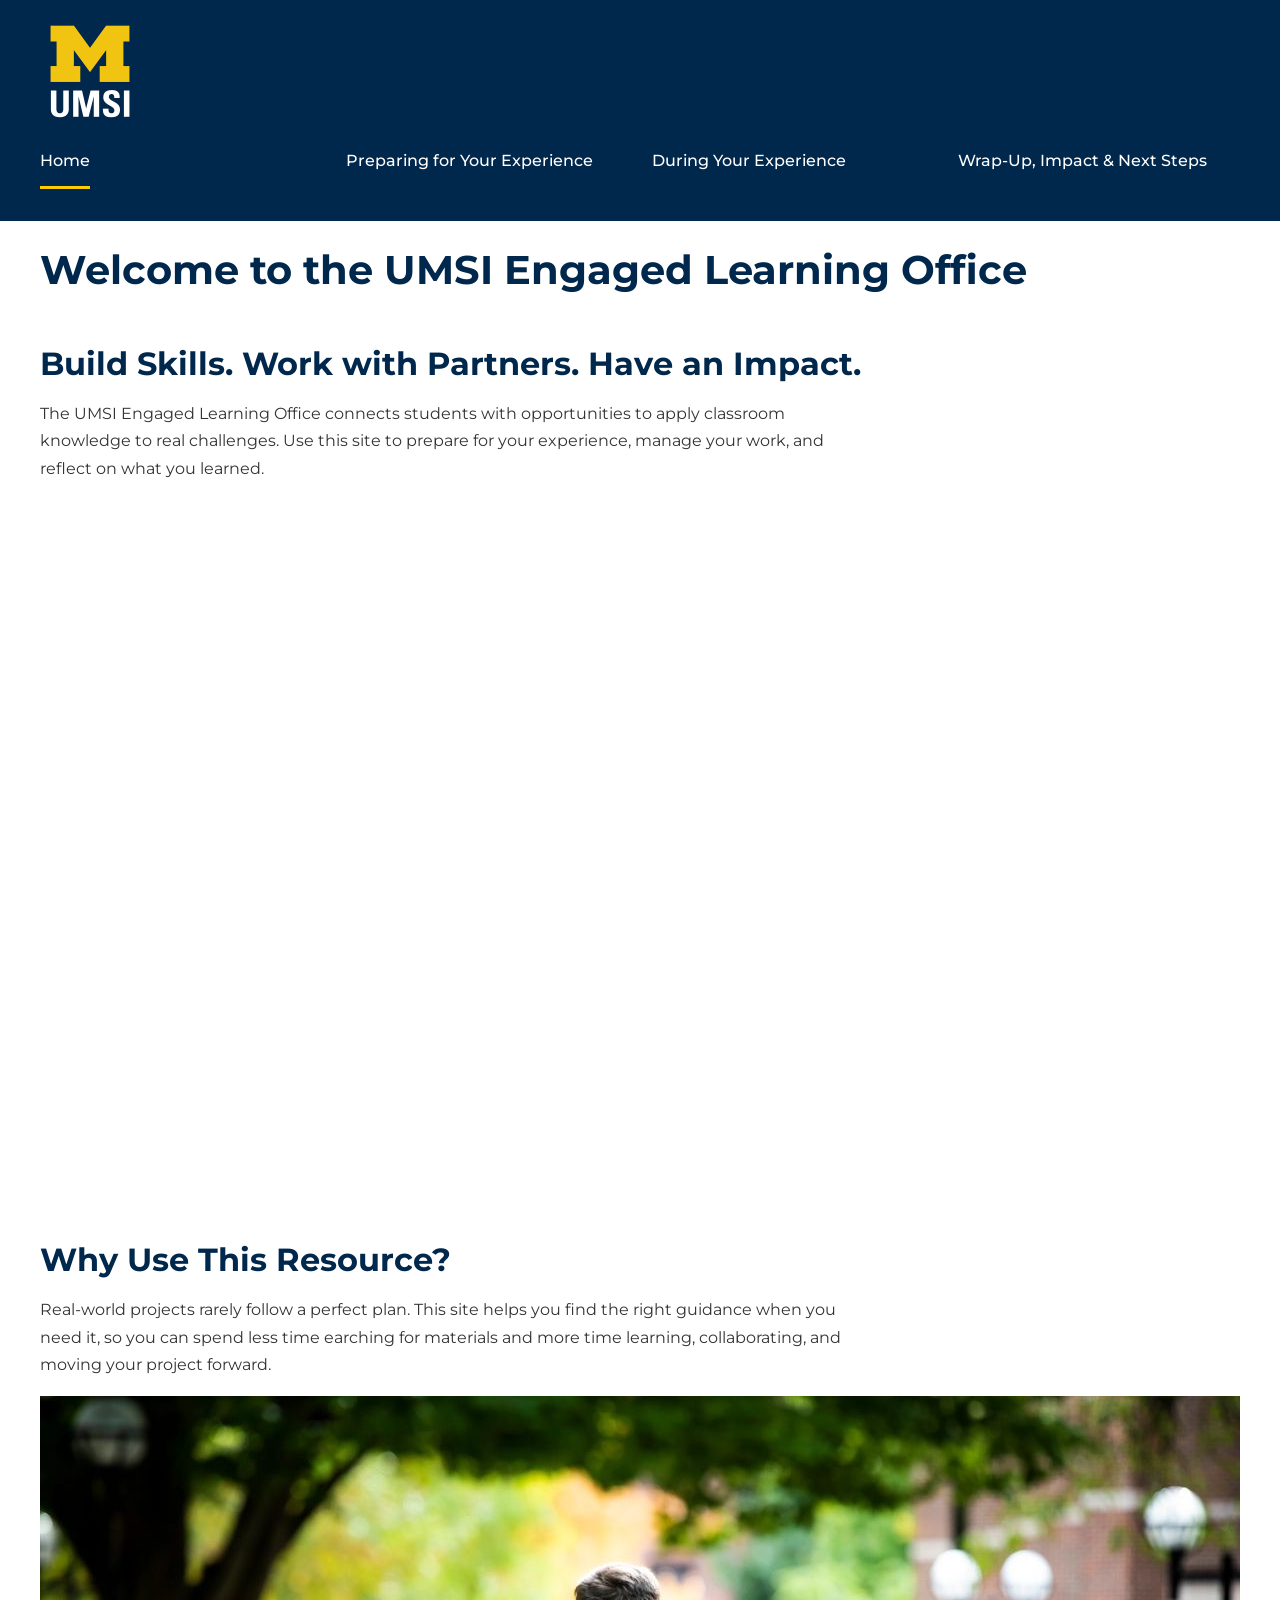
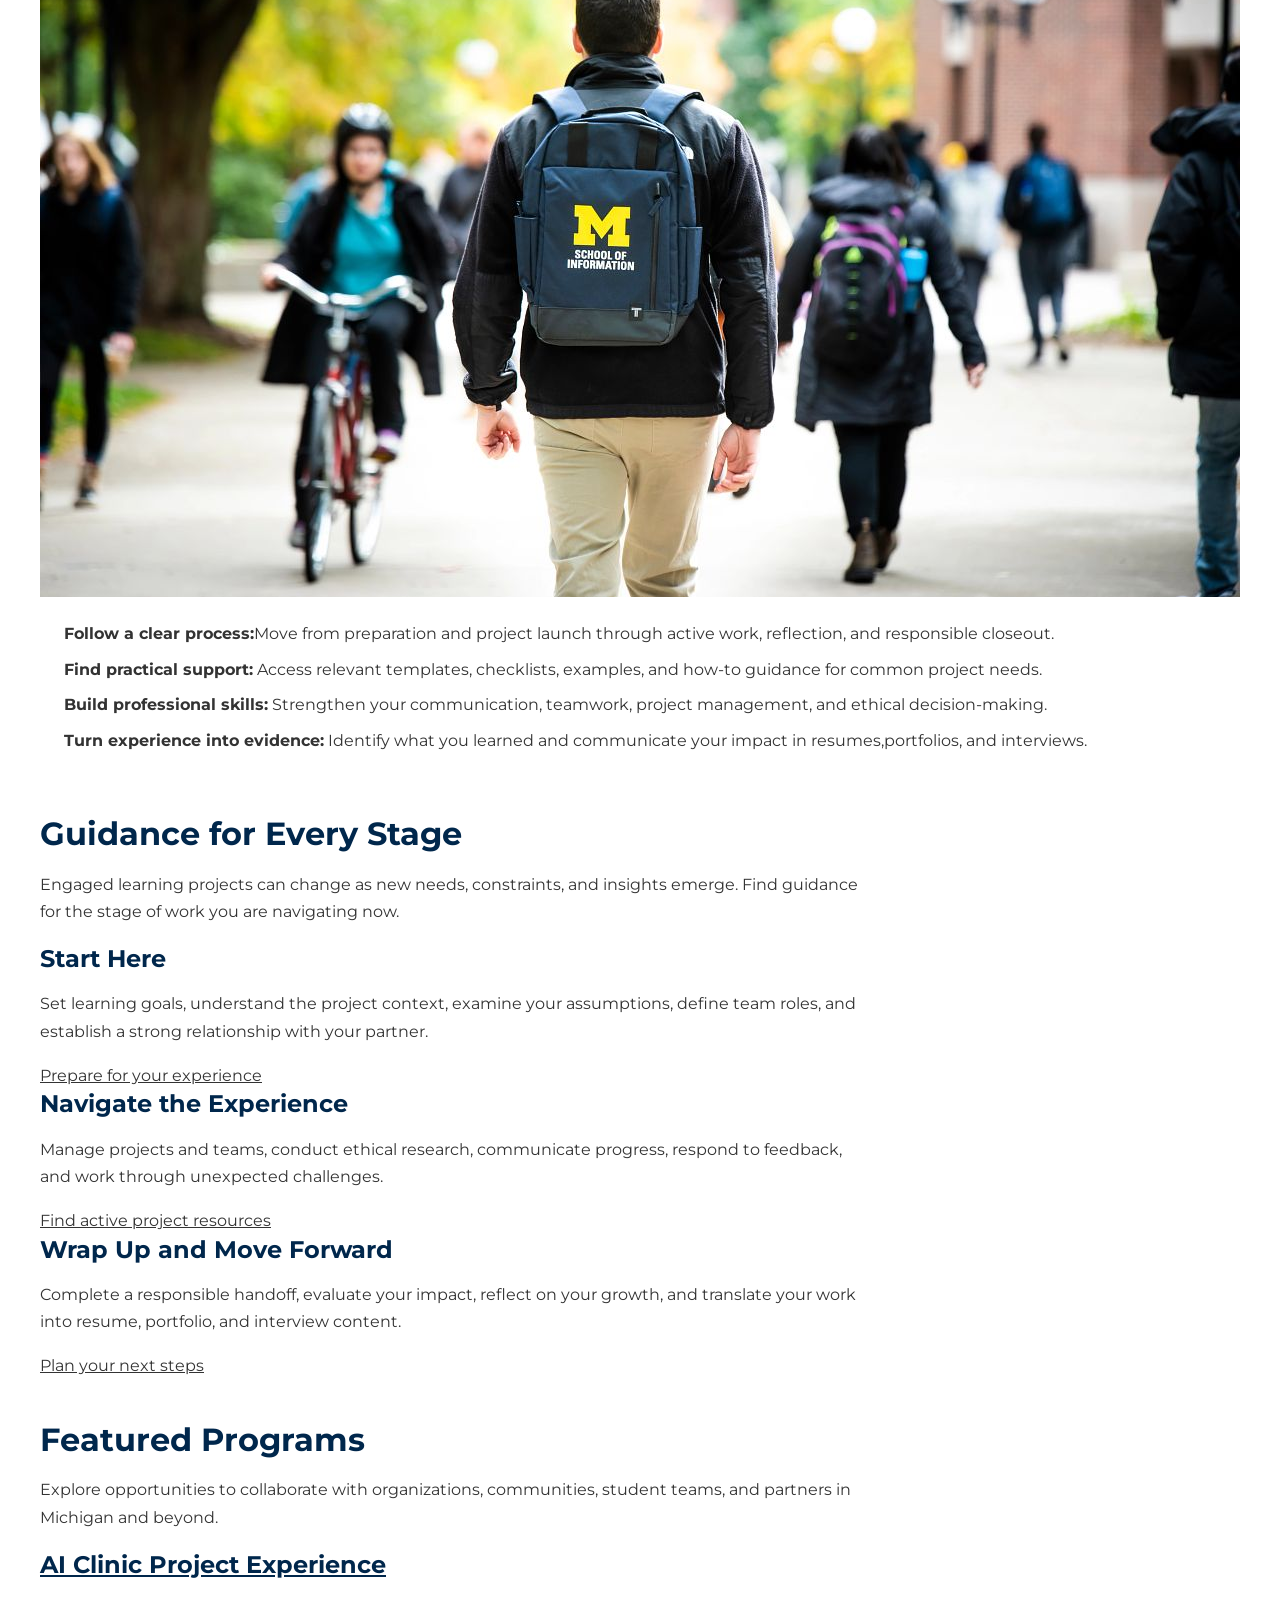
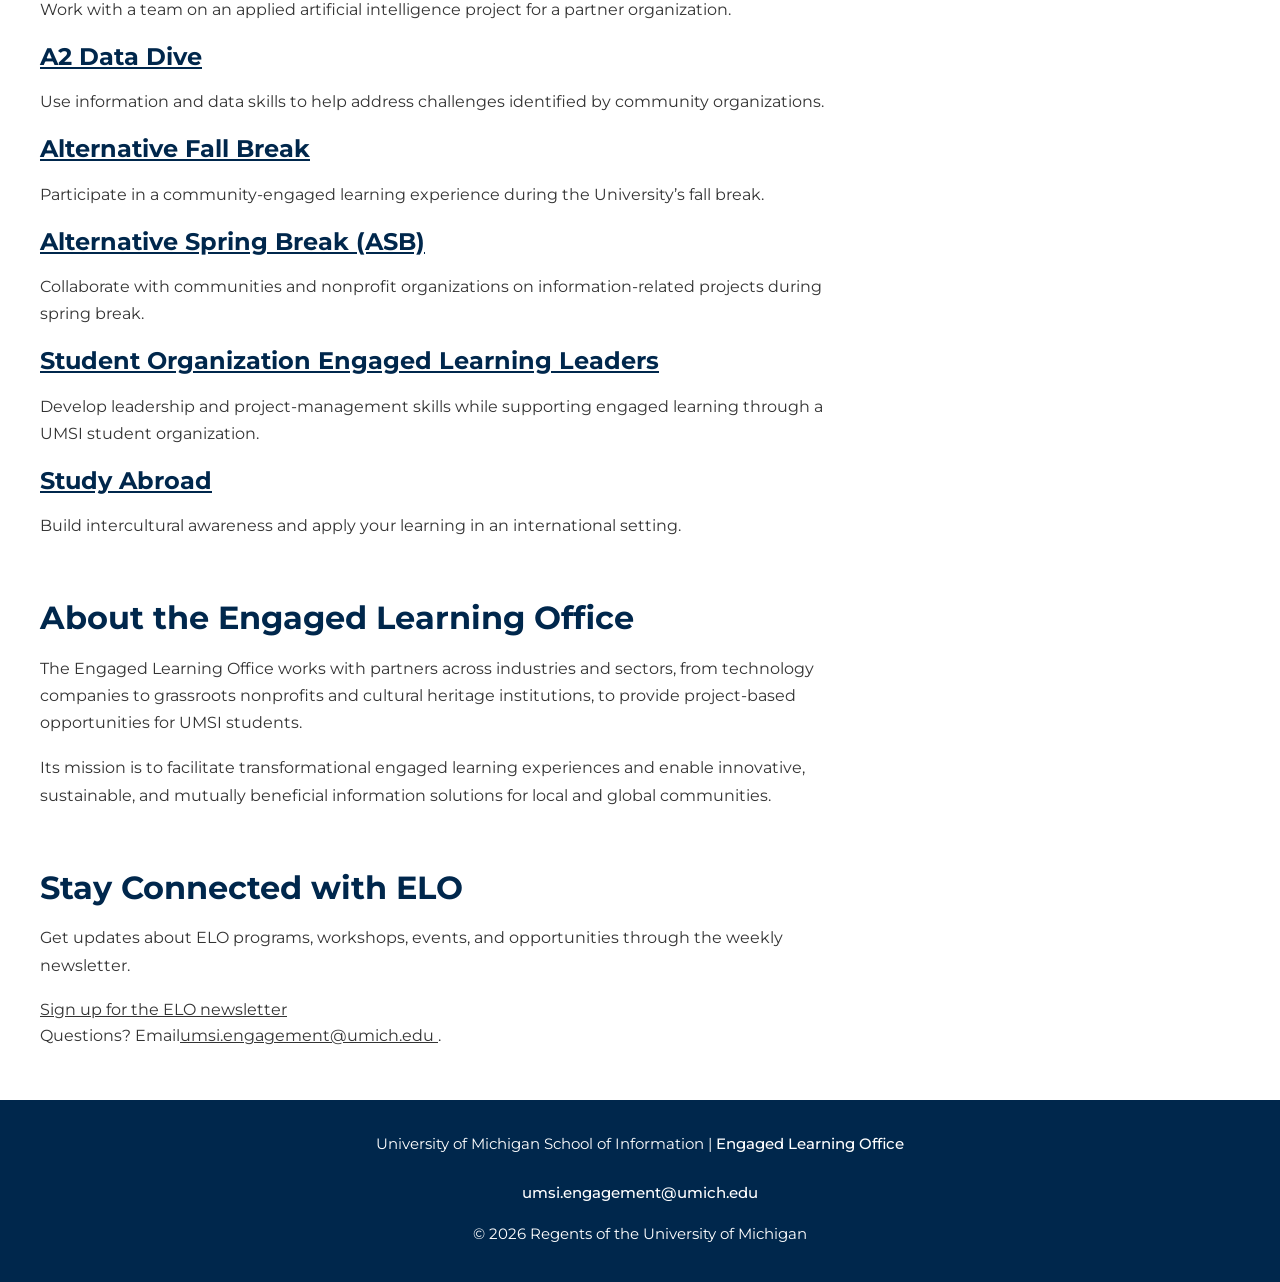
<file: index.html>
<!DOCTYPE html>
<html lang="en">
<head>
    <meta charset="UTF-8">
    <meta name="viewport" content="width=device-width, initial-scale=1.0">
    <title>Engaged Learning Resources | UMSI</title>

    <link rel="stylesheet" href="css/html5reset.css">
    <link rel="stylesheet" href="css/style.css">

</head>
<body>
    <a class="skip-link" href="#main">Skip to Main Content</a>
    <header>
        <img src="images/UMSI_signature_vertical_informal_solidblue.jpg" alt="UMSI Logo">
        <nav>
            <ul>
                <li><a href="index.html" aria-current="page">Home</a></li>
                <li><a href = "prep.html">Preparing for Your Experience</a></li>
                <li><a href= "during.html">During Your Experience</a></li>
                <li><a href= "impact.html">Wrap-Up, Impact & Next Steps</a></li>
            </ul>
        </nav>
    <h1>Welcome to the UMSI Engaged Learning Office</h1>

    </header>
    <main id="main" tabindex="-1">
    <section>
      <h2>Build Skills. Work with Partners. Have an Impact.</h2>
      <p>
       The UMSI Engaged Learning Office connects students with opportunities to apply classroom knowledge to real challenges. Use this site to prepare for your experience, manage your work, and reflect on what you learned.
      </p>

      <iframe width="560px" height="315px" src="https://www.youtube.com/embed/81ZO9RfIJEQ?si=tBp82YWZMl1u7CVS" title="YouTube video player" frameborder="0" allow="accelerometer; autoplay; clipboard-write; encrypted-media; gyroscope; picture-in-picture; web-share" referrerpolicy="strict-origin-when-cross-origin" allowfullscreen></iframe>
         <!-- Note: this iframe might cause an Axe ARIA error - that's not on you that's on YouTube! -->
    </section>

<section>
    <h2>Why Use This Resource?</h2>

    <p>Real-world projects rarely follow a perfect plan. This site helps you find the right guidance when you need it, so you can spend less time earching for materials and more time learning, collaborating, and moving your project forward.
    </p>
        <img src="images/UMSI_CampusFall_UMSIBackpack_02.jpg" alt="A student wears a UMSI backpack in fall on the drag.">
    <ul>
        <li><strong>Follow a clear process:</strong>Move from preparation and project launch through active work, reflection, and responsible closeout.</li>
        <li><strong>Find practical support:</strong> Access relevant templates, checklists, examples, and how-to guidance for common project needs.</li>
        <li><strong>Build professional skills:</strong> Strengthen your communication, teamwork, project management, and ethical decision-making.</li>
        <li><strong>Turn experience into evidence:</strong> Identify what you learned and communicate your impact in resumes,portfolios, and interviews.</li>
    </ul>
</section>

 <section>
    <h2>Guidance for Every Stage</h2>
    <p>Engaged learning projects can change as new needs, constraints, and insights emerge. Find guidance for the stage of work you are navigating <srong>now.</strong></p>
    <article>
      <h3>Start Here</h3>
      <p>Set learning goals, understand the project context, examine your assumptions, define team roles, and establish a strong relationship with your partner.</p>
      <a href="prep.html">Prepare for your experience</a>
    </article>

    <article>
      <h3>Navigate the Experience</h3>
      <p>Manage projects and teams, conduct ethical research, communicate progress, respond to feedback, and work through unexpected challenges.</p>
      <a href="">Find active project resources</a>
    </article>

    <article>
      <h3>Wrap Up and Move Forward</h3>
      <p>Complete a responsible handoff, evaluate your impact, reflect on your growth, and translate your work into resume, portfolio, and interview content.</p>
      <a href="">Plan your next steps</a>
    </article>
  </section>

   <section>
    <h2>Featured Programs</h2>
    <p>Explore opportunities to collaborate with organizations, communities, student teams, and partners in Michigan and beyond.</p>
    <article>
    <h3><a href="https://mcompass.umich.edu/_portal/tds-program-brochure?programid=12810">AI Clinic Project Experience</a></h3>
    <p>Work with a team on an applied artificial intelligence project for a partner organization.</p>
    </article>

    <article>
    <h3><a href="https://mcompass.umich.edu/_portal/tds-program-brochure?programid=12556">A2 Data Dive</a></h3>
    <p>Use information and data skills to help address challenges identified by community organizations.</p>
    </article>

     <article>
      <h3><a href="https://mcompass.umich.edu/_portal/tds-program-brochure?programid=11297">Alternative Fall Break</a></h3>
      <p>Participate in a community-engaged learning experience during the University’s fall break.</p>
    </article>

    <article>
      <h3><a href="https://mcompass.umich.edu/_portal/tds-program-brochure?programid=10621">Alternative Spring Break (ASB)</a></h3>
       <p>Collaborate with communities and nonprofit organizations on information-related projects during spring break.</p>
    </article>

    <article>
      <h3><a href="https://mcompass.umich.edu/_portal/tds-program-brochure?programid=12294">Student Organization Engaged Learning Leaders</a></h3>
       <p>Develop leadership and project-management skills while supporting engaged learning through a UMSI student organization.</p>
    </article>

    <article>
      <h3><a href="https://www.si.umich.edu/student-life/study-abroad">Study Abroad</a></h3>
      <p>Build intercultural awareness and apply your learning in an international setting. </p>
    </article>
   </section>
  <section>
    <h2>About the Engaged Learning Office</h2>
    <p>The Engaged Learning Office works with partners across industries and sectors, from technology companies to grassroots nonprofits and cultural heritage institutions, to provide project-based opportunities for UMSI students.</p>
    <p>Its mission is to facilitate transformational engaged learning experiences and enable innovative, sustainable, and mutually beneficial information solutions for local and global communities.</p>
  </section>
  <aside>
    <h2>Stay Connected with ELO</h2>
    <p>Get updates about ELO programs, workshops, events, and opportunities through the weekly newsletter.</p>
    <div>
       <a href="https://umsi.info/elo-newsletter"> Sign up for the ELO newsletter</a>
    </div>
    <p>Questions? Email<a href="mailto:umsi.engagement@umich.edu">umsi.engagement@umich.edu </a>.</p>
  </aside>


        <!-- Content taken & modified from UMGPT with the prompt, "Write me a webpage of intro content to help meet the following requirements - this is for the home page": and then pasted in the client objectives & project requirements"
        UMGPT. (2026). UMGPT ( GPT-5.6 Sol September 7th version) [Large language model]. -->
    </main>
    <footer>
        <p>University of Michigan School of Information | <a href="https://www.si.umich.edu/programs/engaged-learning/about-engaged-learning-office">Engaged Learning Office </a></p>
      <address>
        <a href="mailto:umsi.engagement@umich.edu">umsi.engagement@umich.edu</a>
      </address>
      <p>&copy; 2026 Regents of the University of Michigan</p>
    </footer>
</body>
</html>
</file>
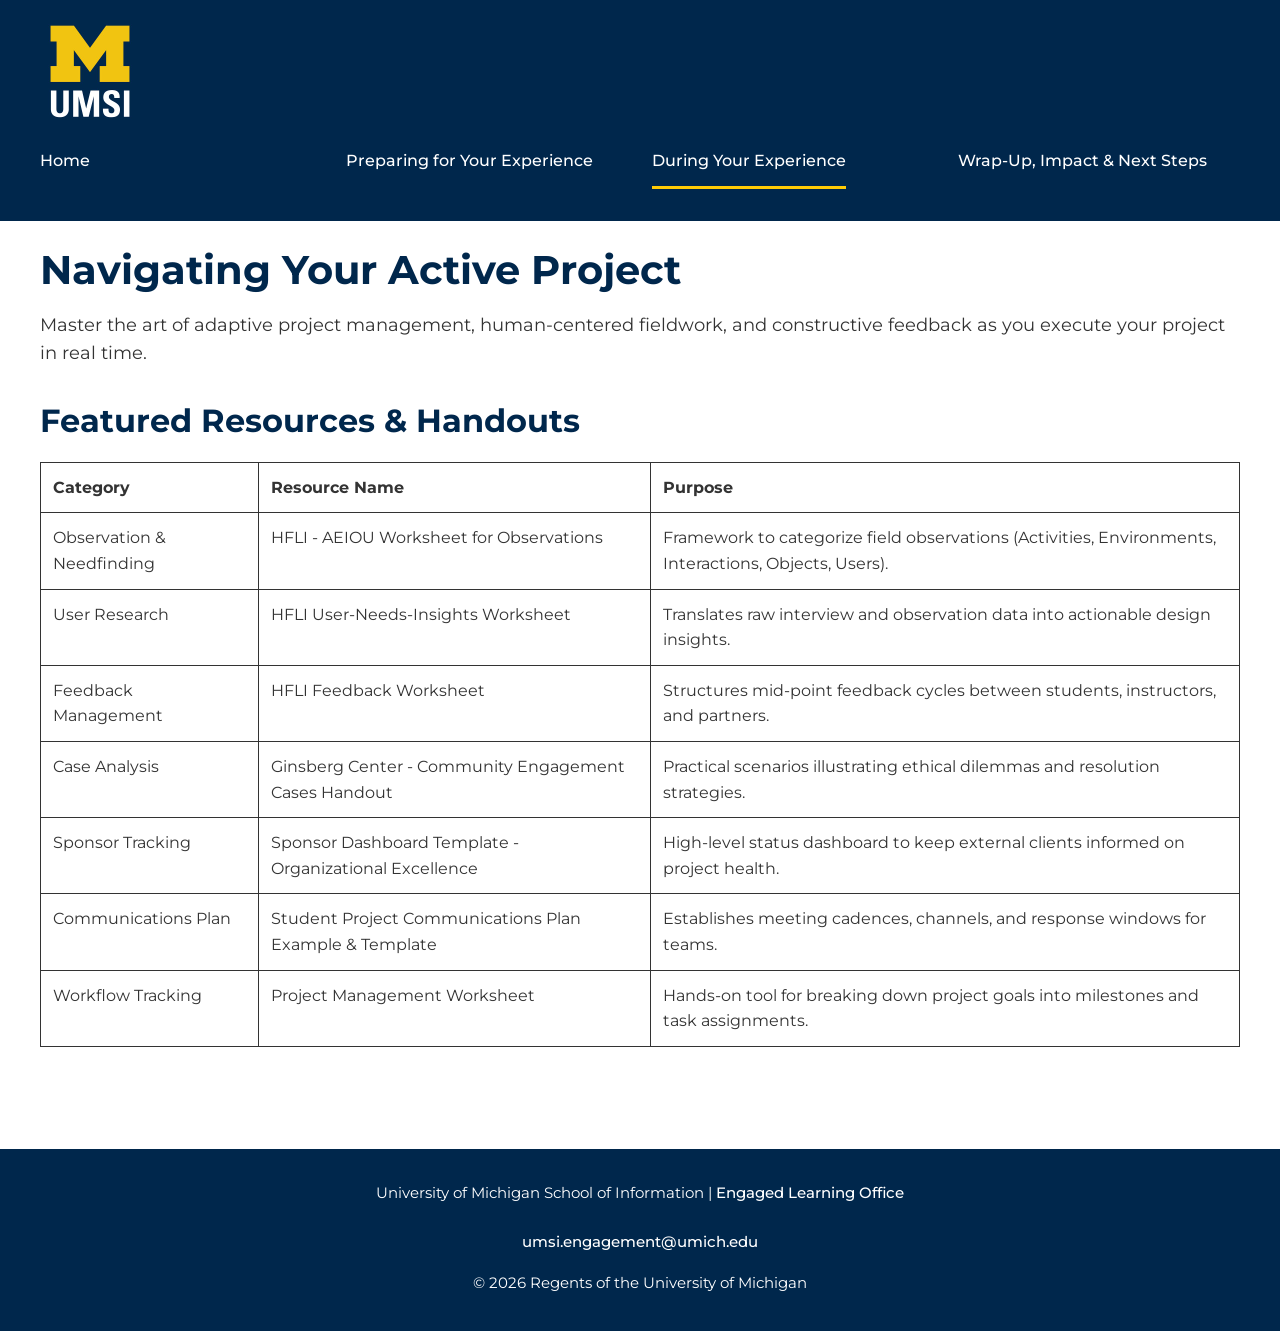
<file: during.html>
<!DOCTYPE html>
<html lang="en">

<head>
  <meta charset="UTF-8">
  <meta name="viewport" content="width=device-width, initial-scale=1.0">
  <title>Engaged Learning Resources | UMSI</title>

  <link rel="stylesheet" href="css/html5reset.css">
  <link rel="stylesheet" href="css/style.css">

</head>

<body>

  <a class="skip-link" href="#main">Skip to Main Content</a>
  <header>
    <img src="images/UMSI_signature_vertical_informal_solidblue.jpg" alt="UMSI Logo">
    <nav>
      <ul>
        <li><a href="index.html">Home</a></li>
        <li><a href="prep.html">Preparing for Your Experience</a></li>
        <li><a href="during.html" aria-current="page">During Your Experience</a></li>
        <li><a href="impact.html">Wrap-Up, Impact & Next Steps</a></li>
      </ul>
    </nav>

    <h1>Navigating Your Active Project</h1>
    <p>Master the art of adaptive project management, human-centered fieldwork, and constructive feedback as you execute
      your project in real time.</p>
  </header>
 <main id="main" tabindex="-1">

  <section>
    <h2 id="resources-heading">Featured Resources &amp; Handouts</h2>
  
    <div class="table-scroll" role="region" aria-labelledby="resources-heading" tabindex="0">
      <table>
        <thead>
          <tr>
            <th scope="col">Category</th>
            <th scope="col">Resource Name</th>
            <th scope="col">Purpose</th>
          </tr>
        </thead>
        <tbody>
          <tr>
            <td>Observation &amp; Needfinding</td>
            <td>HFLI - AEIOU Worksheet for Observations</td>
            <td>Framework to categorize field observations (Activities, Environments, Interactions, Objects, Users).</td>
          </tr>
          <tr>
            <td>User Research</td>
            <td>HFLI User-Needs-Insights Worksheet</td>
            <td>Translates raw interview and observation data into actionable design insights.</td>
          </tr>
          <tr>
            <td>Feedback Management</td>
            <td>HFLI Feedback Worksheet</td>
            <td>Structures mid-point feedback cycles between students, instructors, and partners.</td>
          </tr>
          <tr>
            <td>Case Analysis</td>
            <td>Ginsberg Center - Community Engagement Cases Handout</td>
            <td>Practical scenarios illustrating ethical dilemmas and resolution strategies.</td>
          </tr>
          <tr>
            <td>Sponsor Tracking</td>
            <td>Sponsor Dashboard Template - Organizational Excellence</td>
            <td>High-level status dashboard to keep external clients informed on project health.</td>
          </tr>
          <tr>
            <td>Communications Plan</td>
            <td>Student Project Communications Plan Example &amp; Template</td>
            <td>Establishes meeting cadences, channels, and response windows for teams.</td>
          </tr>
          <tr>
            <td>Workflow Tracking</td>
            <td>Project Management Worksheet</td>
            <td>Hands-on tool for breaking down project goals into milestones and task assignments.</td>
          </tr>
        </tbody>
      </table>
    </div>
  </section>
  </main>
    <footer>
      <p>University of Michigan School of Information | <a
          href="https://www.si.umich.edu/programs/engaged-learning/about-engaged-learning-office">Engaged Learning
          Office </a></p>
      <address>
        <a href="mailto:umsi.engagement@umich.edu">umsi.engagement@umich.edu</a>
      </address>
      <p>&copy; 2026 Regents of the University of Michigan</p>
    </footer>

</html>
</file>
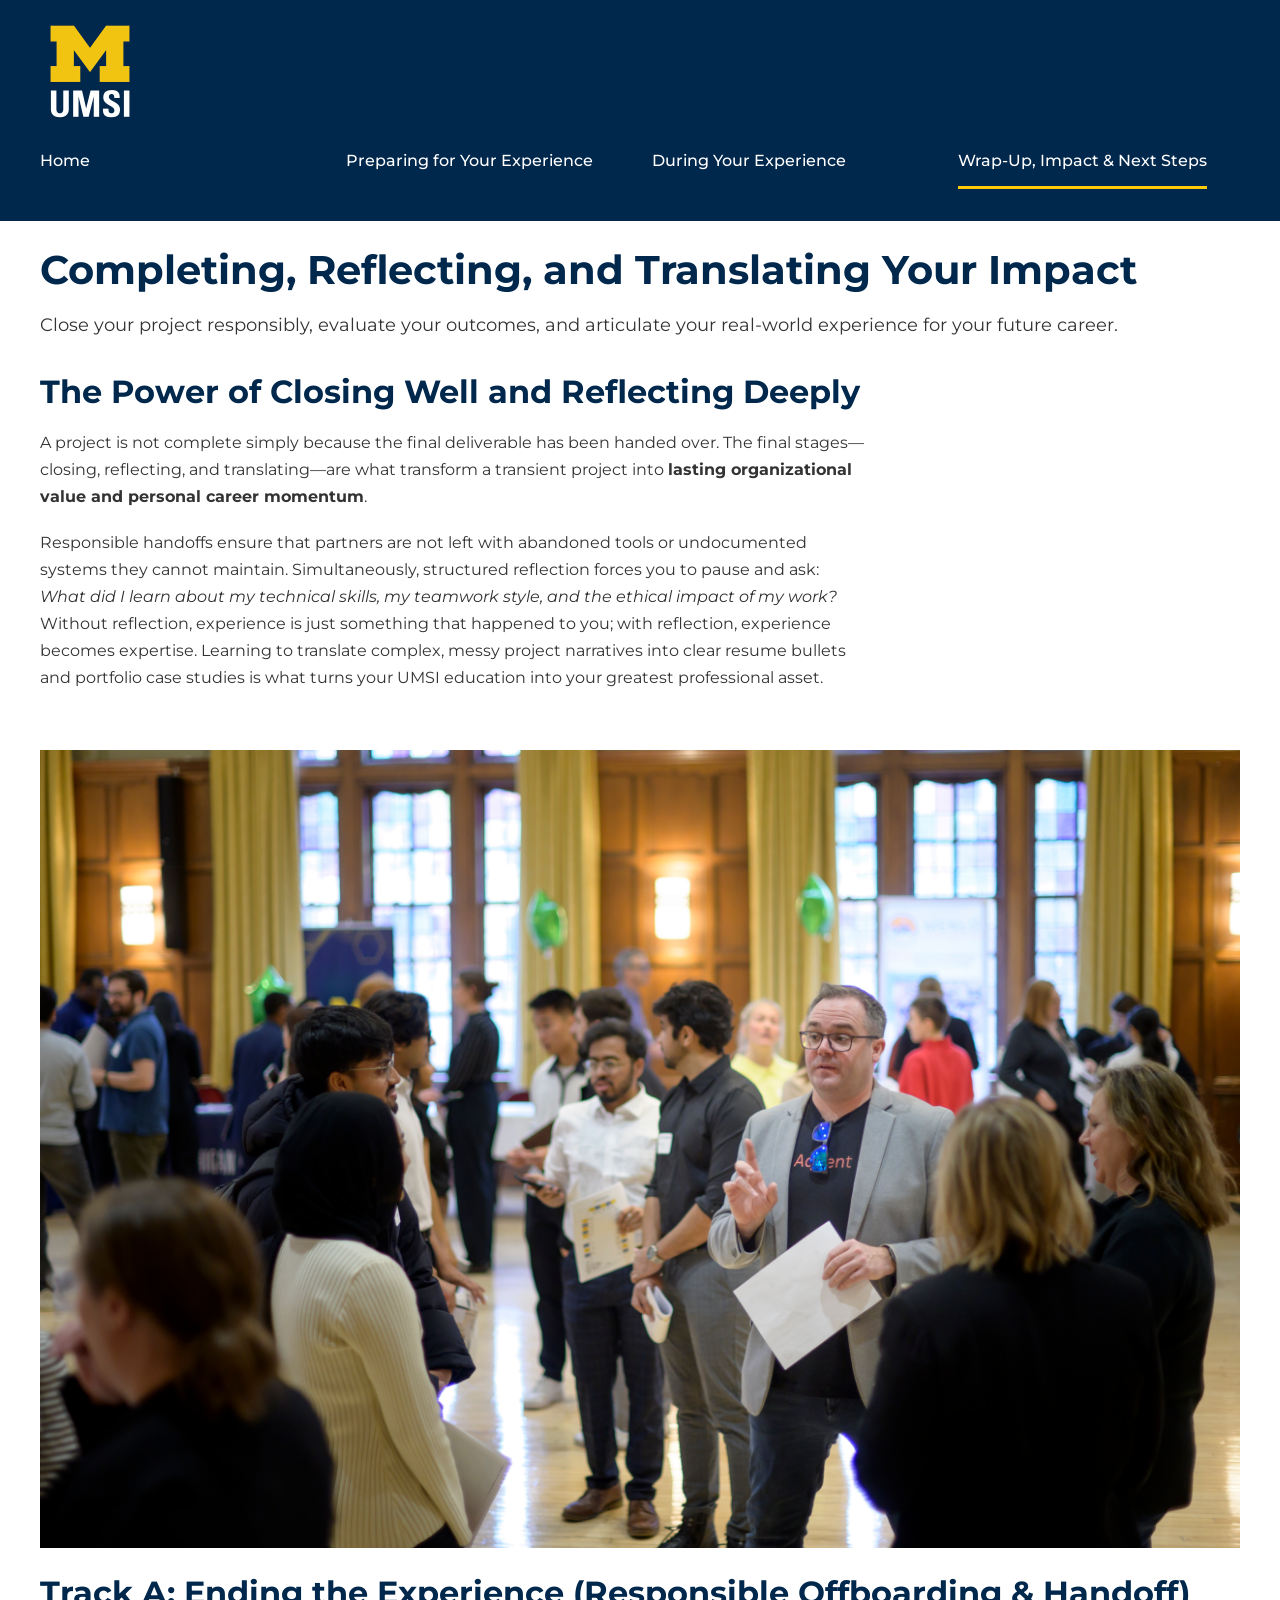
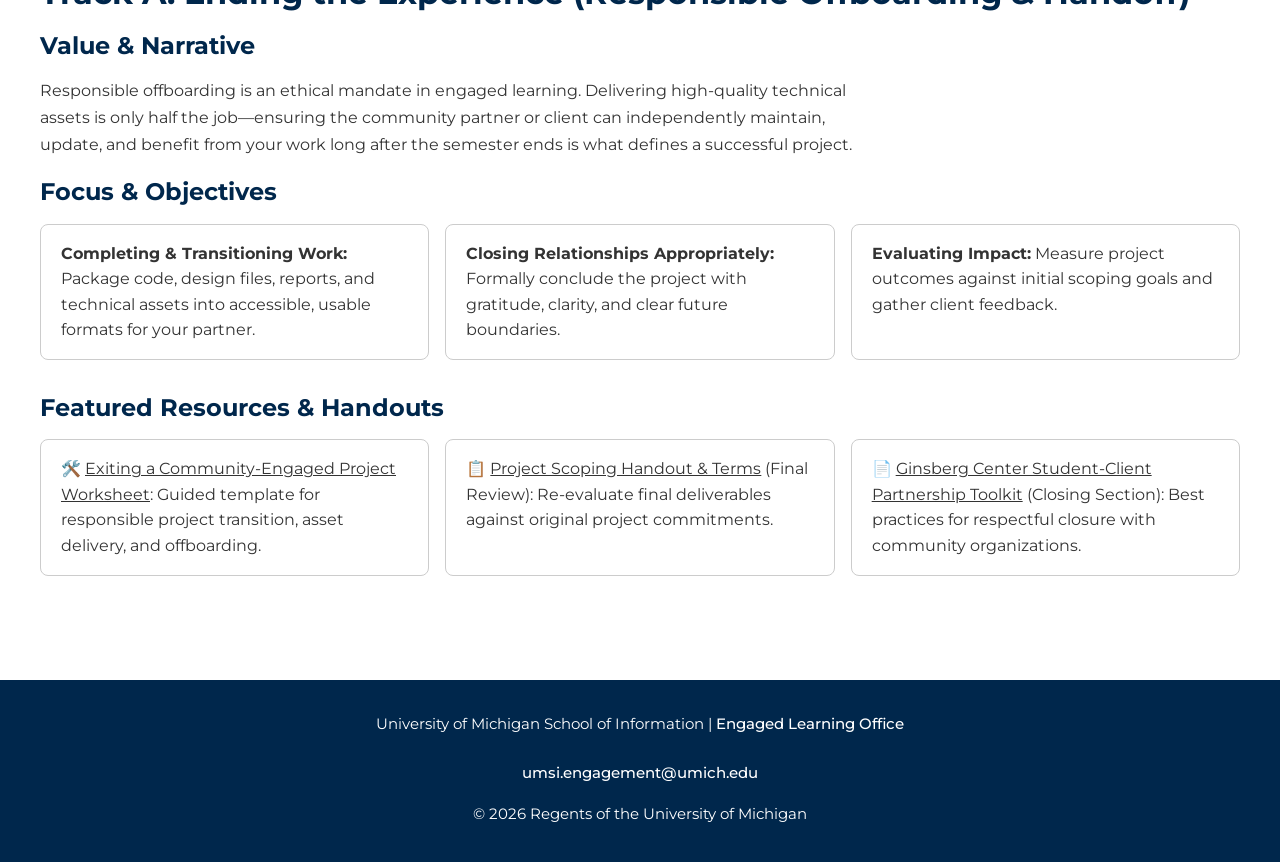
<file: impact.html>
<!DOCTYPE html>
<html lang="en">

<head>
    <meta charset="UTF-8">
    <meta name="viewport" content="width=device-width, initial-scale=1.0">
    <title>Engaged Learning Resources | UMSI</title>

    <link rel="stylesheet" href="css/html5reset.css">
    <link rel="stylesheet" href="css/style.css">

</head>

<body>
    <a class="skip-link" href="#main">Skip to Main Content</a>
    <header>
        <img src="images/UMSI_signature_vertical_informal_solidblue.jpg" alt="UMSI Logo">
        <nav>
            <ul>
                <li><a href="index.html">Home</a></li>
                <li><a href="prep.html">Preparing for Your Experience</a></li>
                <li><a href="during.html">During Your Experience</a></li>
                <li><a href="impact.html" aria-current="page">Wrap-Up, Impact & Next Steps</a></li>
            </ul>
        </nav>
        <h1>Completing, Reflecting, and Translating Your Impact</h1>
        <p>Close your project responsibly, evaluate your outcomes, and articulate your real-world experience for your
            future career.</p>
    </header>
    <main id="main" tabindex="-1">

        <section>
            <h2>The Power of Closing Well and Reflecting Deeply</h2>
            <p>A project is not complete simply because the final deliverable has been handed over. The final
                stages—closing, reflecting, and translating—are what transform a transient project into <strong>lasting
                    organizational value and personal career momentum</strong>.</p>
            <p>Responsible handoffs ensure that partners are not left with abandoned tools or undocumented systems they
                cannot maintain. Simultaneously, structured reflection forces you to pause and ask: <em>What did I learn
                    about my technical skills, my teamwork style, and the ethical impact of my work?</em> Without
                reflection, experience is just something that happened to you; with reflection, experience becomes
                expertise. Learning to translate complex, messy project narratives into clear resume bullets and
                portfolio case studies is what turns your UMSI education into your greatest professional asset.</p>
        </section>
        <img src="images/UMSI_CareerFair_02062025_13.jpg" alt="UMSI students networking with professionals at the career fair">
        <section>
            <h2>Track A: Ending the Experience (Responsible Offboarding &amp; Handoff)</h2>
            <article>
                <h3>Value &amp; Narrative</h3>
                <p>Responsible offboarding is an ethical mandate in engaged learning. Delivering high-quality technical
                    assets is only half the job—ensuring the community partner or client can independently maintain,
                    update, and benefit from your work long after the semester ends is what defines a successful
                    project.</p>
            </article>
            <article>
                <h3>Focus &amp; Objectives</h3>
                <ul class="card-grid">
                    <li><strong>Completing &amp; Transitioning Work:</strong> Package code, design files, reports, and
                        technical assets into accessible, usable formats for your partner.</li>
                    <li><strong>Closing Relationships Appropriately:</strong> Formally conclude the project with
                        gratitude, clarity, and clear future boundaries.</li>
                    <li><strong>Evaluating Impact:</strong> Measure project outcomes against initial scoping goals and
                        gather client feedback.</li>
                </ul>
            </article>
            <article>
                <h3>Featured Resources &amp; Handouts</h3>
                <ul class="card-grid">
                  <li>🛠️ <a href="https://docs.google.com/document/d/1-gfg_EZ3T8pa3T0a130Qvtpl1bYoLOVEHSNpGHcJtFA/edit?usp=drive_link">Exiting a Community-Engaged Project Worksheet</a>: Guided template for responsible project transition, asset delivery, and offboarding.</li>
                  <li>📋 <a href="https://docs.google.com/document/d/1TrEDolwmOIlXgYgAP9VvlOGoYOwFfe6KxzZOgZSVYVw/edit?usp=drive_link">Project Scoping Handout &amp; Terms</a> (Final Review): Re-evaluate final deliverables against original project commitments.</li>
                  <li>📄 <a href="https://ginsberg.umich.edu/article/campus-community-partnerships-toolkit">Ginsberg Center Student-Client Partnership Toolkit</a> (Closing Section): Best practices for respectful closure with community organizations.</li>
                </ul>
              </article>
        </section>
    </main>
        <footer>
            <p>University of Michigan School of Information | <a
                href="https://www.si.umich.edu/programs/engaged-learning/about-engaged-learning-office">Engaged Learning
                Office </a></p>
            <address>
              <a href="mailto:umsi.engagement@umich.edu">umsi.engagement@umich.edu</a>
            </address>
            <p>&copy; 2026 Regents of the University of Michigan</p>
          </footer>
</file>
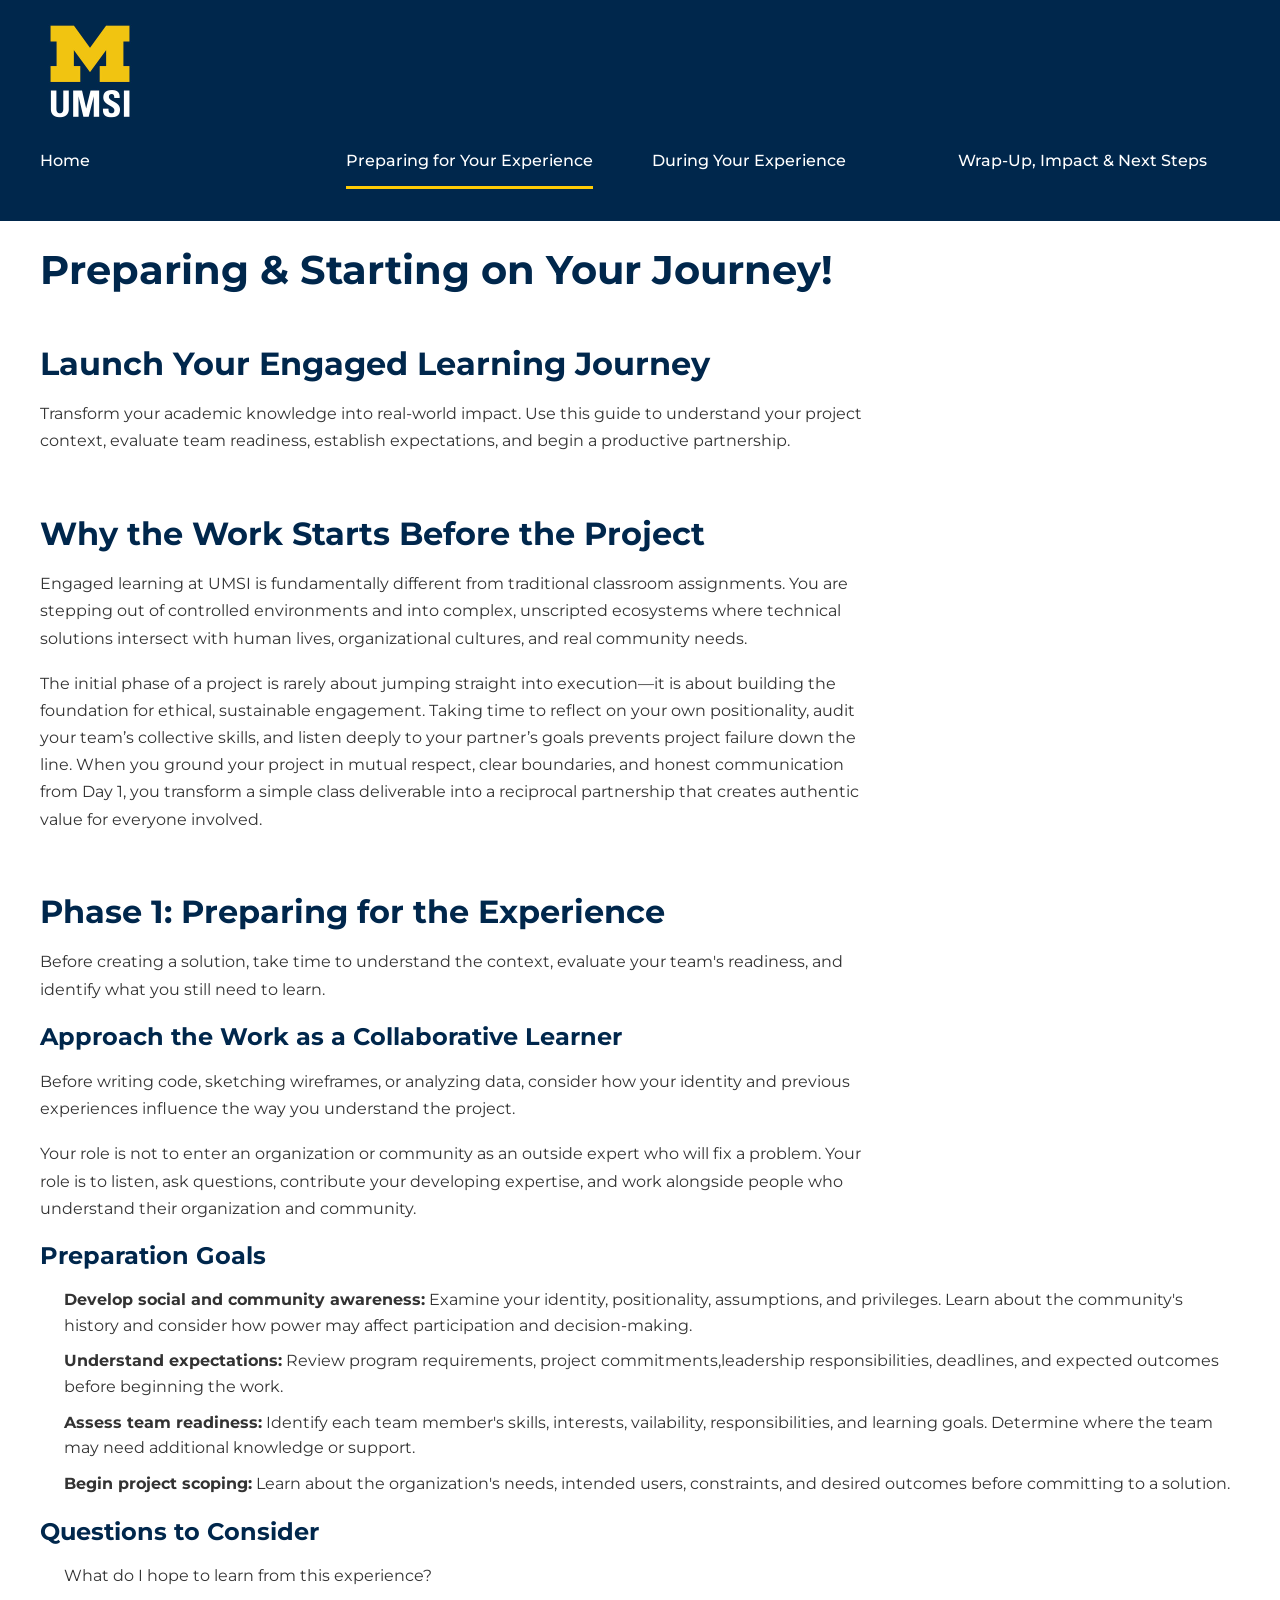
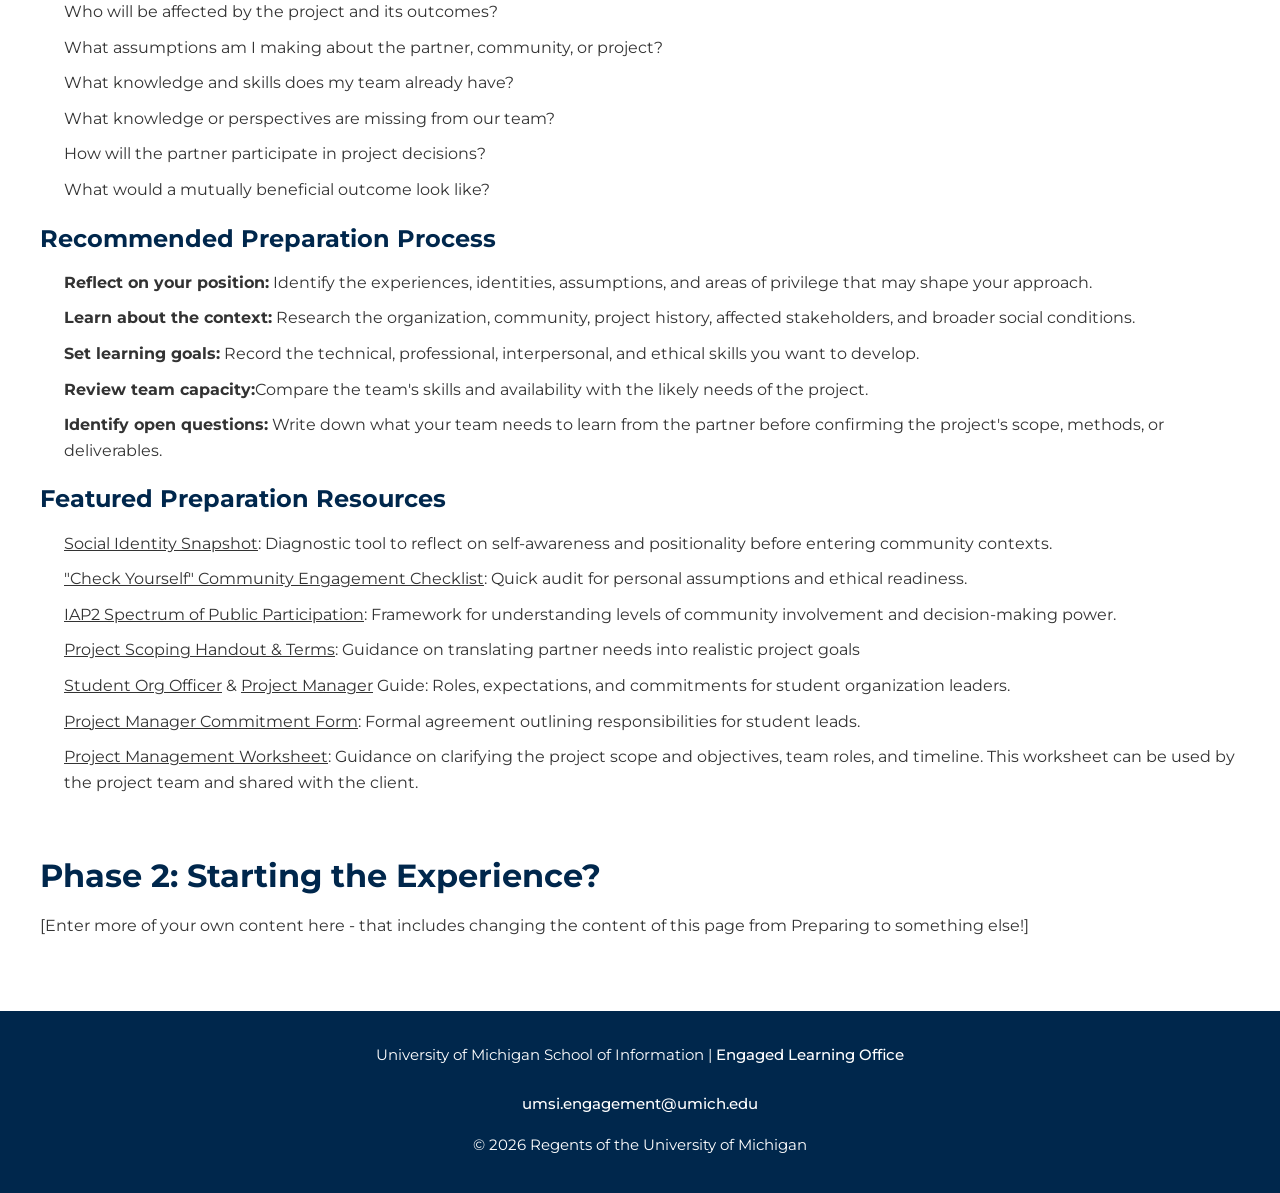
<file: prep.html>
<!DOCTYPE html>
<html lang="en">
<head>
    <meta charset="UTF-8">
    <meta name="viewport" content="width=device-width, initial-scale=1.0">
    <title>Engaged Learning Resources | UMSI</title>

    <link rel="stylesheet" href="css/html5reset.css">
    <link rel="stylesheet" href="css/style.css">
</head>
<body>
    <a class="skip-link" href="#main">Skip to Main Content</a>
    <header>
        <img src="images/UMSI_signature_vertical_informal_solidblue.jpg" alt="UMSI Logo">
        <nav>
            <ul>
                <li><a href = "index.html">Home</a></li>
                <li><a href = "prep.html" aria-current="page">Preparing for Your Experience</a></li>
                <li><a href= "during.html">During Your Experience</a></li>
                <li><a href= "impact.html">Wrap-Up, Impact & Next Steps</a></li>
                
            </ul>
        </nav>
    <h1>Preparing & Starting on Your Journey!</h1>
  </header>
  <main id="main" tabindex="-1">
  
<section>
  <h2>Launch Your Engaged Learning Journey</h2>
  <p>Transform your academic knowledge into real-world impact. Use this guide to understand your project context, evaluate team readiness, establish expectations, and begin a productive partnership.</p>
</section>

<section>
  <h2>Why the Work Starts Before the Project</h2>
  <p>Engaged learning at UMSI is fundamentally different from traditional classroom assignments. You are stepping out of controlled environments and into complex, unscripted ecosystems where technical solutions intersect with human lives, organizational cultures, and real community needs.</p>
  <p>The initial phase of a project is rarely about jumping straight into execution—it is about building the foundation for ethical, sustainable engagement. Taking time to reflect on your own positionality, audit your team’s collective skills, and listen deeply to your partner’s goals prevents project failure down the line. When you ground your project in mutual respect, clear boundaries, and honest communication from Day 1, you transform a simple class deliverable into a reciprocal partnership that creates authentic value for everyone involved.</p>


</section>

<section>
  <h2>Phase 1: Preparing for the Experience</h2>
  <p>Before creating a solution, take time to understand the context, evaluate your team's readiness, and identify what you still need to learn.</p>
  <article>
    <h3>Approach the Work as a Collaborative Learner</h3>
    <p>Before writing code, sketching wireframes, or analyzing data, consider how your identity and previous experiences influence the way you understand the project.</p>
    <p>Your role is not to enter an organization or community as an outside expert who will fix a problem. Your role is to listen, ask questions, contribute your developing expertise, and work alongside people who understand their organization and community.</p>
  </article>

  <article>
    <h3>Preparation Goals</h3>
    <ul>
      <li><strong>Develop social and community awareness:</strong> Examine your identity, positionality, assumptions, and privileges. Learn about the community's history and consider how power may affect participation and decision-making.
      </li>
      <li><strong>Understand expectations:</strong> Review program requirements, project commitments,leadership responsibilities, deadlines, and expected outcomes before beginning the work.</li>
      <li><strong>Assess team readiness:</strong> Identify each team member's skills, interests, vailability, responsibilities, and learning goals. Determine where the team may need additional knowledge or support.</li>
      <li><strong>Begin project scoping:</strong> Learn about the organization's needs, intended users, constraints, and desired outcomes before committing to a solution.
      </li>
    </ul>
  </article>

  <article>
    <h3>Questions to Consider</h3>
    <ul>
      <li>What do I hope to learn from this experience?</li>
      <li>Who will be affected by the project and its outcomes?</li>
      <li>What assumptions am I making about the partner, community, or project?</li>
      <li>What knowledge and skills does my team already have?</li>
      <li>What knowledge or perspectives are missing from our team?</li>
      <li>How will the partner participate in project decisions?</li>
      <li>What would a mutually beneficial outcome look like?</li>
    </ul>
  </article>

  <article>
    <h3>Recommended Preparation Process</h3>
    <ol>
      <li><strong>Reflect on your position:</strong> Identify the experiences, identities, assumptions, and areas of privilege that may shape your approach.</li>
      <li><strong>Learn about the context:</strong> Research the organization, community, project history, affected stakeholders, and broader social conditions.</li>
      <li><strong>Set learning goals:</strong> Record the technical, professional, interpersonal, and ethical skills you want to develop.</li>
      <li><strong>Review team capacity:</strong>Compare the team's skills and availability with the likely needs of the project. </li>
      <li><strong>Identify open questions:</strong> Write down what your team needs to learn from the partner before confirming the project's scope, methods, or deliverables.
      </li>
    </ol>
  </article>

  <article>
    <h3>Featured Preparation Resources</h3>
    <ul>
      <li><a href="https://sites.lsa.umich.edu/equitable-teaching/social-identity-snapshot">Social Identity Snapshot</a>: Diagnostic tool to reflect on self-awareness and positionality before entering community contexts.</li>
      <li><a href="https://docs.google.com/document/d/1Qt9YeStVwDHjwJhOLAz42JSNQR2lFMurdUtxtdrGkuc/edit?tab=t.0#heading=h.ch0bvccjkrzn">"Check Yourself" Community Engagement Checklist</a>: Quick audit for personal assumptions and ethical readiness.</li>
      <li><a href="https://drive.google.com/file/d/1zc1RNlrDxV51-muOERdDTnINQcquJpOA/view?usp=sharing">IAP2 Spectrum of Public Participation</a>: Framework for understanding levels of community involvement and decision-making power.</li>
      <li><a href="https://docs.google.com/document/d/1TrEDolwmOIlXgYgAP9VvlOGoYOwFfe6KxzZOgZSVYVw/edit?usp=drive_link">Project Scoping Handout & Terms</a>: Guidance on translating partner needs into realistic project goals</li>
      <li><a href="https://docs.google.com/document/d/1AexsV_JeSd0kRUBbcifZpfBu6y6Zi8Y0iJScp1I3gkM/edit?usp=drive_link">Student Org Officer</a> & <a href="https://docs.google.com/document/u/0/d/1uwOOS0TrXWzcSShj8DUFpckWo0t1UNu_Q7WVbZnLhX0/edit">Project Manager</a> Guide: Roles, expectations, and commitments for student organization leaders.</li>
      <li><a href="https://docs.google.com/document/d/1U4lCNGyWKJ3C2i_VgFqAR45Z4zF1FehuthuqT-M2wdI/edit?usp=drive_link">Project Manager Commitment Form</a>: Formal agreement outlining responsibilities for student leads.</li>
      <li><a href="https://docs.google.com/document/d/1twc-7TYWmb_PNrOBiDI1NuJqJAuhluTICr22GRd_NLc/edit?usp=drive_link">Project Management Worksheet</a>: Guidance on clarifying the project scope and objectives, team roles, and timeline. This worksheet can be used by the project team and shared with the client.</li>
    </ul>
  </article>
</section>
<section>
  <h2>Phase 2: Starting the Experience?</h2>



<div>[Enter more of your own content here - that includes changing the  content of this page from Preparing to something else!]</div>

    
        <div></div>
        <div></div>
        <div></div>
        <div></div>
</section>
<!-- Content taken & modified from UMGPT with the prompt, "for the same content write me some intro content and resources for a prep page using the ELO content below" - this was after I had asked for content for the home page. " UMGPT. (2026). UMGPT ( GPT-5.6 Sol September 7th version) [Large language model]. -->
</main>
<footer>
        <p>University of Michigan School of Information | <a href="https://www.si.umich.edu/programs/engaged-learning/about-engaged-learning-office">Engaged Learning Office </a></p>
      <address>
        <a href="mailto:umsi.engagement@umich.edu">umsi.engagement@umich.edu</a>
      </address>
      <p>&copy; 2026 Regents of the University of Michigan</p>
    </footer>
    
</body>

</html>
</file>
<file: css/style.css>
/* ===== Global Styles ===== */

@import url('https://fonts.googleapis.com/css2?family=Montserrat:wght@400;500;600;700&display=swap');

* {
    box-sizing: border-box;
}

body {
    display: grid;
    grid-template-rows: auto 1fr auto;
    min-height: 100vh;
    font-family: 'Montserrat', sans-serif;
    font-size: 1rem;
    line-height: 1.6;
    margin: 0;
    color: #333333;
    overflow-wrap: break-word;
}

img {
    max-width: 100%;
    height: auto;
}

/* ===== Skip link ===== */

.skip-link {
    position: absolute;
    top: -100%;
    left: 1rem;
    z-index: 1000;
    padding: 0.75rem 1.25rem;
    background-color: #FFCB05;
    color: #00274C;
    font-family: 'Montserrat', sans-serif;
    font-weight: 600;
    text-decoration: none;
    border-radius: 0 0 0.25rem 0.25rem;
}

.skip-link:focus {
    top: 0;
    outline: 0.1875rem solid #00274C;
    outline-offset: 0.125rem;
}

main:focus {
    outline: none;
}

/* ===== Headings and Text ===== */

h1, h2, h3, h4, h5, h6 {
    color: #00274C;
    margin-top: 0;
    margin-bottom: 1rem;
    line-height: 1.3;
}

p {
    margin-top: 0;
    margin-bottom: 1rem;
}

/* ===== Navigation Header  ===== */

header {
    display: grid;
    grid-template-columns: minmax(1rem, 1fr) minmax(0, 75rem) minmax(1rem, 1fr);
    isolation: isolate;
    background: #ffffff;
    color: #333333;
    padding: 0;
    margin-bottom: 2rem;
}

header::before {
    content: "";
    grid-column: 1 / -1;
    grid-row: 1 / 3;
    background: #00274C;
    z-index: -1;
}

header > * {
    grid-column: 2;
}

header > img {
    grid-row: 1;
    justify-self: start;
    display: block;
    width: clamp(4rem, 3rem + 5vw, 6.25rem);
    margin: 1.25rem 0 0;
}

header nav {
    grid-row: 2;
    margin-block: 1rem 2rem;
}

header nav ul {
    display: grid;
    grid-template-columns: repeat(auto-fit, minmax(min(100%, 11rem), 1fr));
    gap: 0 1.5rem;
    list-style: none;
    margin: 0;
    padding: 0;
}

header nav li {
    margin: 0;
    justify-self: start;
}

header nav a {
    display: block;
    color: #ffffff;
    font-family: 'Montserrat', sans-serif;
    font-size: 1rem;
    font-weight: 500;
    text-decoration: none;
    padding: 0.75rem 0;
    min-height: 2.75rem;
    border-bottom: 0.1875rem solid transparent;
}

/* Hover effect and active page indicator */
header nav a:hover,
header nav a[aria-current="page"] {
    border-bottom-color: #FFCB05;
}

/* Keyboard focus indicator */
header a:focus-visible {
    outline: 0.1875rem solid #FFCB05;
    outline-offset: 0.25rem;
}

header h1 {
    grid-row: 3;
    color: #00274C;
    margin: 1.5rem 0 1rem;
    font-size: clamp(1.625rem, 1.2rem + 2vw, 2.5rem);
    line-height: 1.25;
}

header p {
    grid-row: 4;
    color: #333333;
    margin: 0;
    font-size: clamp(1rem, 0.95rem + 0.4vw, 1.125rem);
    line-height: 1.6;
}

/* ===== Main Content Layout  ===== */

main {
    display: grid;
    grid-template-columns: minmax(1rem, 1fr) minmax(0, 75rem) minmax(1rem, 1fr);
    align-content: start;
}

/* CHANGED: added min-width: 0 so a wide table can't push the page sideways */
main > *,
main section {
    min-width: 0;
}

main > * {
    grid-column: 2;
}

main section {
    margin: 0 0 2.5rem;
    text-align: left;
}

main article {
    text-align: left;
}

main h2 {
    font-size: clamp(1.375rem, 1.1rem + 1.5vw, 2rem);
}

main h3 {
    font-size: clamp(1.125rem, 1rem + 0.8vw, 1.5rem);
}

main p {
    max-width: 75ch;
    line-height: 1.7;
    margin: 0 0 1.125rem;
    text-align: left;
}

/* Lists */
main ul,
main ol {
    padding-inline-start: 1.5rem;
    margin-block: 0 1.25rem;
}

main li {
    line-height: 1.6;
    margin-block-end: 0.625rem;
    text-align: left;
}

/* Images */
main img {
    display: block;
    margin-bottom: 1.5rem;
}

/* Embedded video */
main iframe,
main video {
    display: block;
    width: 100%;
    max-width: 100%;
    height: auto;
    aspect-ratio: 16 / 9;
    border: 0;
    margin-bottom: 1.5rem;
}

/* ===== Card grid ===== */

.card-grid {
    display: grid;
    grid-template-columns: repeat(auto-fit, minmax(min(100%, 18rem), 1fr));
    gap: 1rem;
    margin: 0 0 2rem;
    padding: 0;
    list-style: none;
}

.card-grid > li {
    margin: 0;
    padding: 1rem 1.25rem;
    border: 1px solid #cccccc;
    border-radius: 0.5rem;
}

/* ===== Table ===== */

.table-scroll {
    overflow-x: auto;
    margin-block: 1.25rem 1.875rem;
}

.table-scroll:focus-visible {
    outline: 0.1875rem solid #00274C;
    outline-offset: 0.25rem;
}

main table {
    width: 100%;
    border-collapse: collapse;
}

main th,
main td {
    min-width: 9rem;
    padding: 0.75rem;
    text-align: left;
    vertical-align: top;
    border: 1px solid #333333;
}

/* ===== Footer ===== */

footer {
    background-color: #00274C;
    color: #ffffff;
    font-family: 'Montserrat', sans-serif;
    font-size: 0.9375rem;
    padding: 1.5rem max(1rem, 4%);
    margin-top: 2rem;
    text-align: center;
    overflow-wrap: anywhere;
}

footer p {
    margin: 0 0 0.75rem;
    line-height: 1.6;
}

footer address {
    font-style: normal;
    margin-bottom: 0.75rem;
}

footer a {
    display: inline-block;
    color: #ffffff;
    font-weight: 500;
    text-decoration: none;
    border-bottom: 0.1875rem solid transparent;
    padding-block: 0.5rem 0.125rem;
}

footer a:hover {
    border-bottom-color: #FFCB05;
}

footer a:focus-visible {
    outline: 0.1875rem solid #FFCB05;
    outline-offset: 0.25rem;
}
</file>
